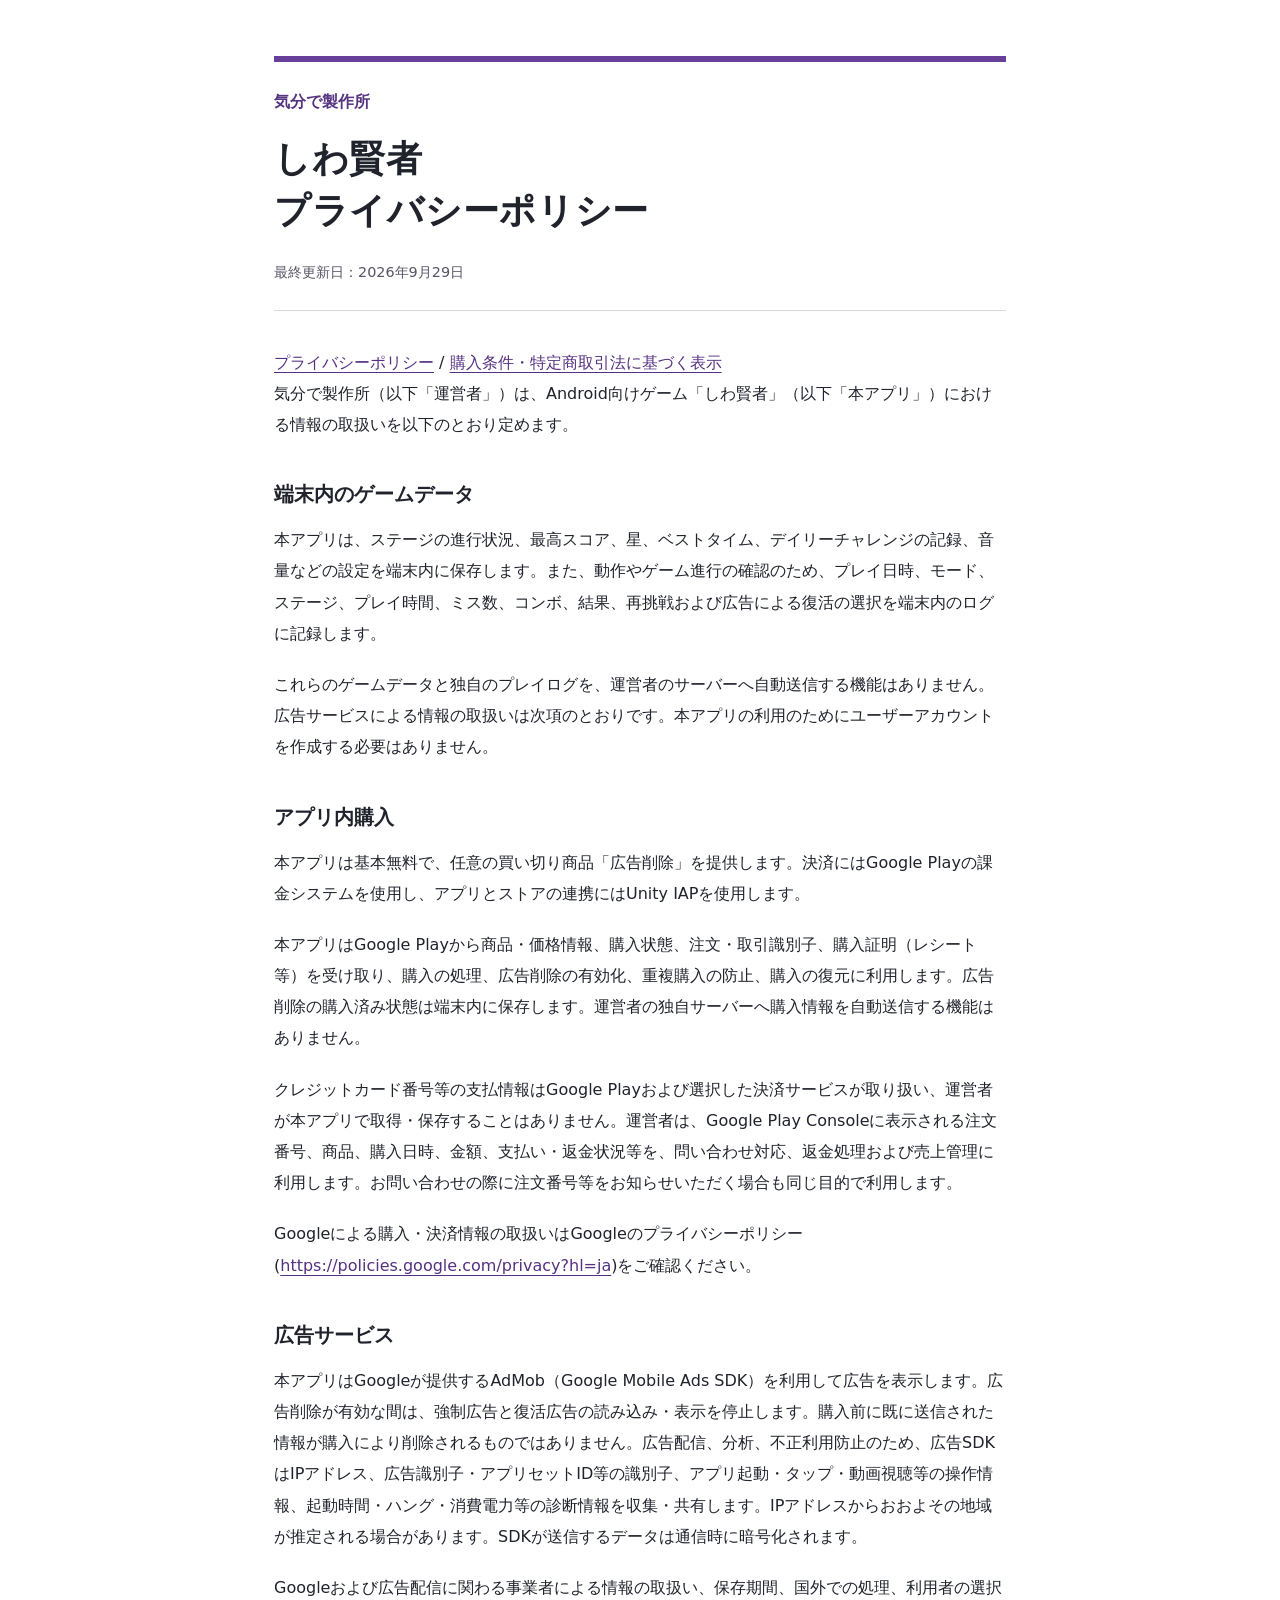
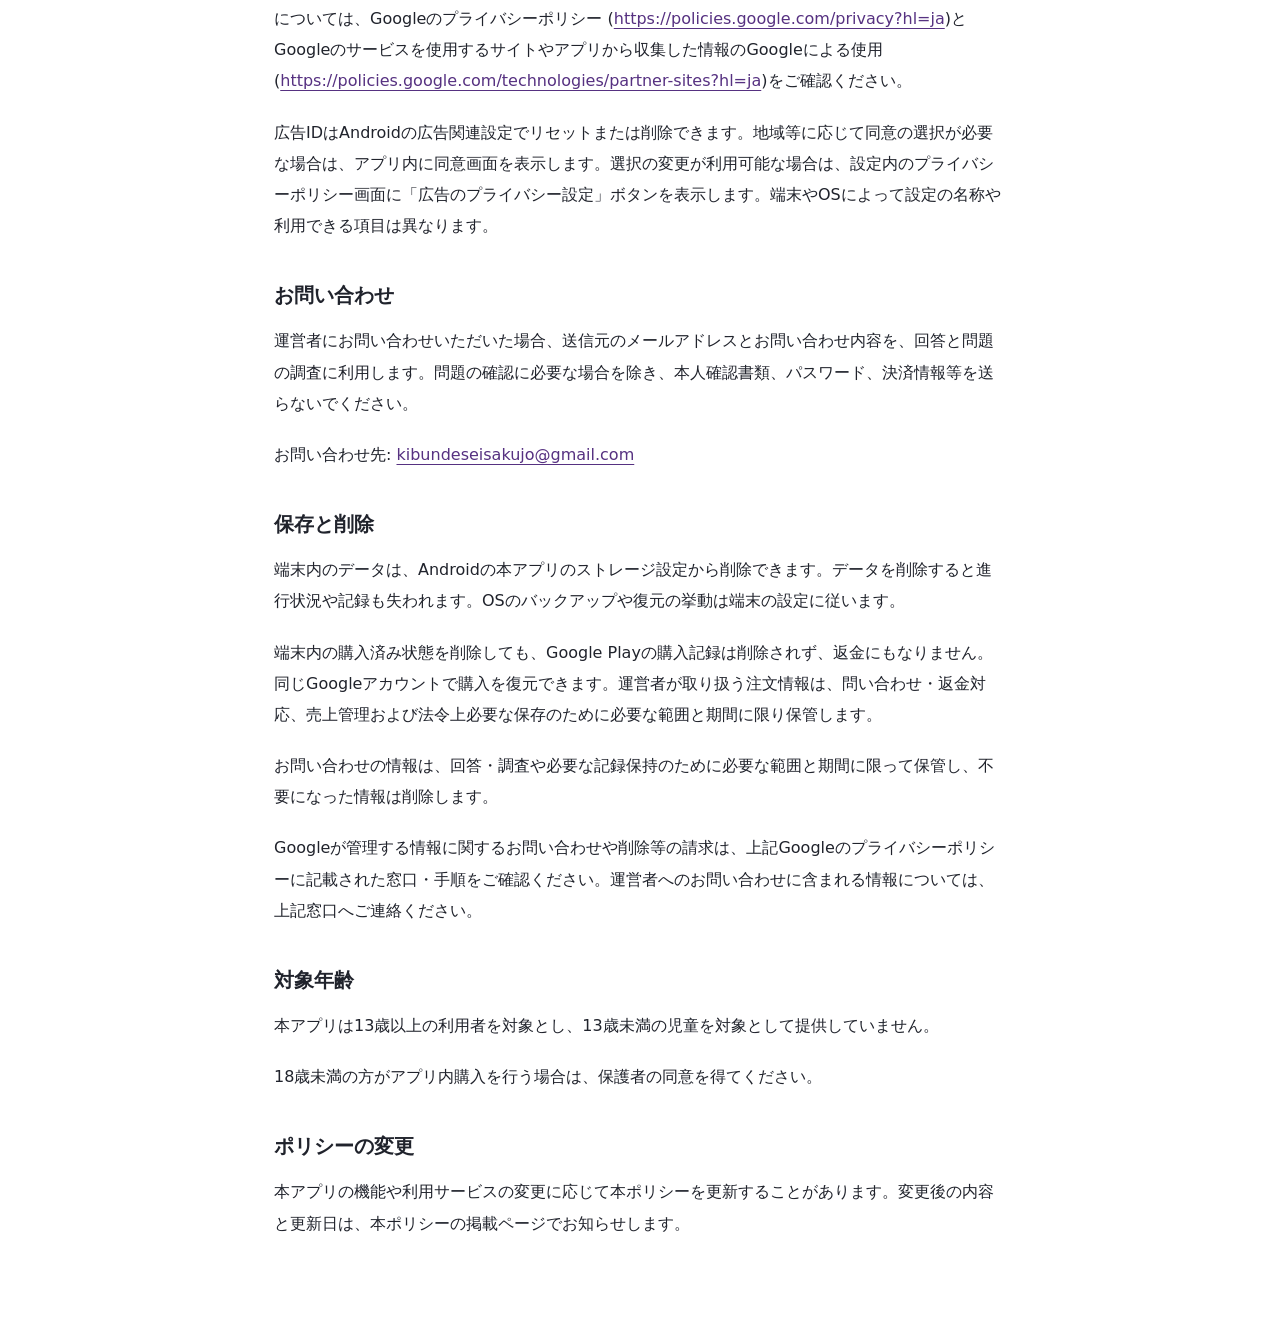
<file: index.html>
<!doctype html>
<html lang="ja">
<head><meta charset="utf-8"><meta name="viewport" content="width=device-width,initial-scale=1">
<title>しわ賢者 プライバシーポリシー | 気分で製作所</title>
<meta name="description" content="Androidゲーム「しわ賢者」のプライバシーポリシー">
<link rel="stylesheet" href="style.css"><link rel="icon" href="app-icon.png"></head>
<body><main><header><p class="publisher">気分で製作所</p><h1>しわ賢者<br>プライバシーポリシー</h1><p class="updated">最終更新日：2026年9月29日</p></header>
<nav aria-label="法定表示とポリシー"><a href="index.html">プライバシーポリシー</a> / <a href="purchase.html">購入条件・特定商取引法に基づく表示</a></nav>
<article>
<p>気分で製作所（以下「運営者」）は、Android向けゲーム「しわ賢者」（以下「本アプリ」）における情報の取扱いを以下のとおり定めます。</p>
<h2>端末内のゲームデータ</h2>
<p>本アプリは、ステージの進行状況、最高スコア、星、ベストタイム、デイリーチャレンジの記録、音量などの設定を端末内に保存します。また、動作やゲーム進行の確認のため、プレイ日時、モード、ステージ、プレイ時間、ミス数、コンボ、結果、再挑戦および広告による復活の選択を端末内のログに記録します。</p>
<p>これらのゲームデータと独自のプレイログを、運営者のサーバーへ自動送信する機能はありません。広告サービスによる情報の取扱いは次項のとおりです。本アプリの利用のためにユーザーアカウントを作成する必要はありません。</p>
<h2>アプリ内購入</h2>
<p>本アプリは基本無料で、任意の買い切り商品「広告削除」を提供します。決済にはGoogle Playの課金システムを使用し、アプリとストアの連携にはUnity IAPを使用します。</p>
<p>本アプリはGoogle Playから商品・価格情報、購入状態、注文・取引識別子、購入証明（レシート等）を受け取り、購入の処理、広告削除の有効化、重複購入の防止、購入の復元に利用します。広告削除の購入済み状態は端末内に保存します。運営者の独自サーバーへ購入情報を自動送信する機能はありません。</p>
<p>クレジットカード番号等の支払情報はGoogle Playおよび選択した決済サービスが取り扱い、運営者が本アプリで取得・保存することはありません。運営者は、Google Play Consoleに表示される注文番号、商品、購入日時、金額、支払い・返金状況等を、問い合わせ対応、返金処理および売上管理に利用します。お問い合わせの際に注文番号等をお知らせいただく場合も同じ目的で利用します。</p>
<p>Googleによる購入・決済情報の取扱いはGoogleのプライバシーポリシー (<a href="https://policies.google.com/privacy?hl=ja">https://policies.google.com/privacy?hl=ja</a>)をご確認ください。</p>
<h2>広告サービス</h2>
<p>本アプリはGoogleが提供するAdMob（Google Mobile Ads SDK）を利用して広告を表示します。広告削除が有効な間は、強制広告と復活広告の読み込み・表示を停止します。購入前に既に送信された情報が購入により削除されるものではありません。広告配信、分析、不正利用防止のため、広告SDKはIPアドレス、広告識別子・アプリセットID等の識別子、アプリ起動・タップ・動画視聴等の操作情報、起動時間・ハング・消費電力等の診断情報を収集・共有します。IPアドレスからおおよその地域が推定される場合があります。SDKが送信するデータは通信時に暗号化されます。</p>
<p>Googleおよび広告配信に関わる事業者による情報の取扱い、保存期間、国外での処理、利用者の選択については、Googleのプライバシーポリシー (<a href="https://policies.google.com/privacy?hl=ja">https://policies.google.com/privacy?hl=ja</a>)とGoogleのサービスを使用するサイトやアプリから収集した情報のGoogleによる使用 (<a href="https://policies.google.com/technologies/partner-sites?hl=ja">https://policies.google.com/technologies/partner-sites?hl=ja</a>)をご確認ください。</p>
<p>広告IDはAndroidの広告関連設定でリセットまたは削除できます。地域等に応じて同意の選択が必要な場合は、アプリ内に同意画面を表示します。選択の変更が利用可能な場合は、設定内のプライバシーポリシー画面に「広告のプライバシー設定」ボタンを表示します。端末やOSによって設定の名称や利用できる項目は異なります。</p>
<h2>お問い合わせ</h2>
<p>運営者にお問い合わせいただいた場合、送信元のメールアドレスとお問い合わせ内容を、回答と問題の調査に利用します。問題の確認に必要な場合を除き、本人確認書類、パスワード、決済情報等を送らないでください。</p>
<p>お問い合わせ先: <a href="mailto:kibundeseisakujo@gmail.com">kibundeseisakujo@gmail.com</a></p>
<h2>保存と削除</h2>
<p>端末内のデータは、Androidの本アプリのストレージ設定から削除できます。データを削除すると進行状況や記録も失われます。OSのバックアップや復元の挙動は端末の設定に従います。</p>
<p>端末内の購入済み状態を削除しても、Google Playの購入記録は削除されず、返金にもなりません。同じGoogleアカウントで購入を復元できます。運営者が取り扱う注文情報は、問い合わせ・返金対応、売上管理および法令上必要な保存のために必要な範囲と期間に限り保管します。</p>
<p>お問い合わせの情報は、回答・調査や必要な記録保持のために必要な範囲と期間に限って保管し、不要になった情報は削除します。</p>
<p>Googleが管理する情報に関するお問い合わせや削除等の請求は、上記Googleのプライバシーポリシーに記載された窓口・手順をご確認ください。運営者へのお問い合わせに含まれる情報については、上記窓口へご連絡ください。</p>
<h2>対象年齢</h2>
<p>本アプリは13歳以上の利用者を対象とし、13歳未満の児童を対象として提供していません。</p>
<p>18歳未満の方がアプリ内購入を行う場合は、保護者の同意を得てください。</p>
<h2>ポリシーの変更</h2>
<p>本アプリの機能や利用サービスの変更に応じて本ポリシーを更新することがあります。変更後の内容と更新日は、本ポリシーの掲載ページでお知らせします。</p>
</article></main></body></html>
</file>
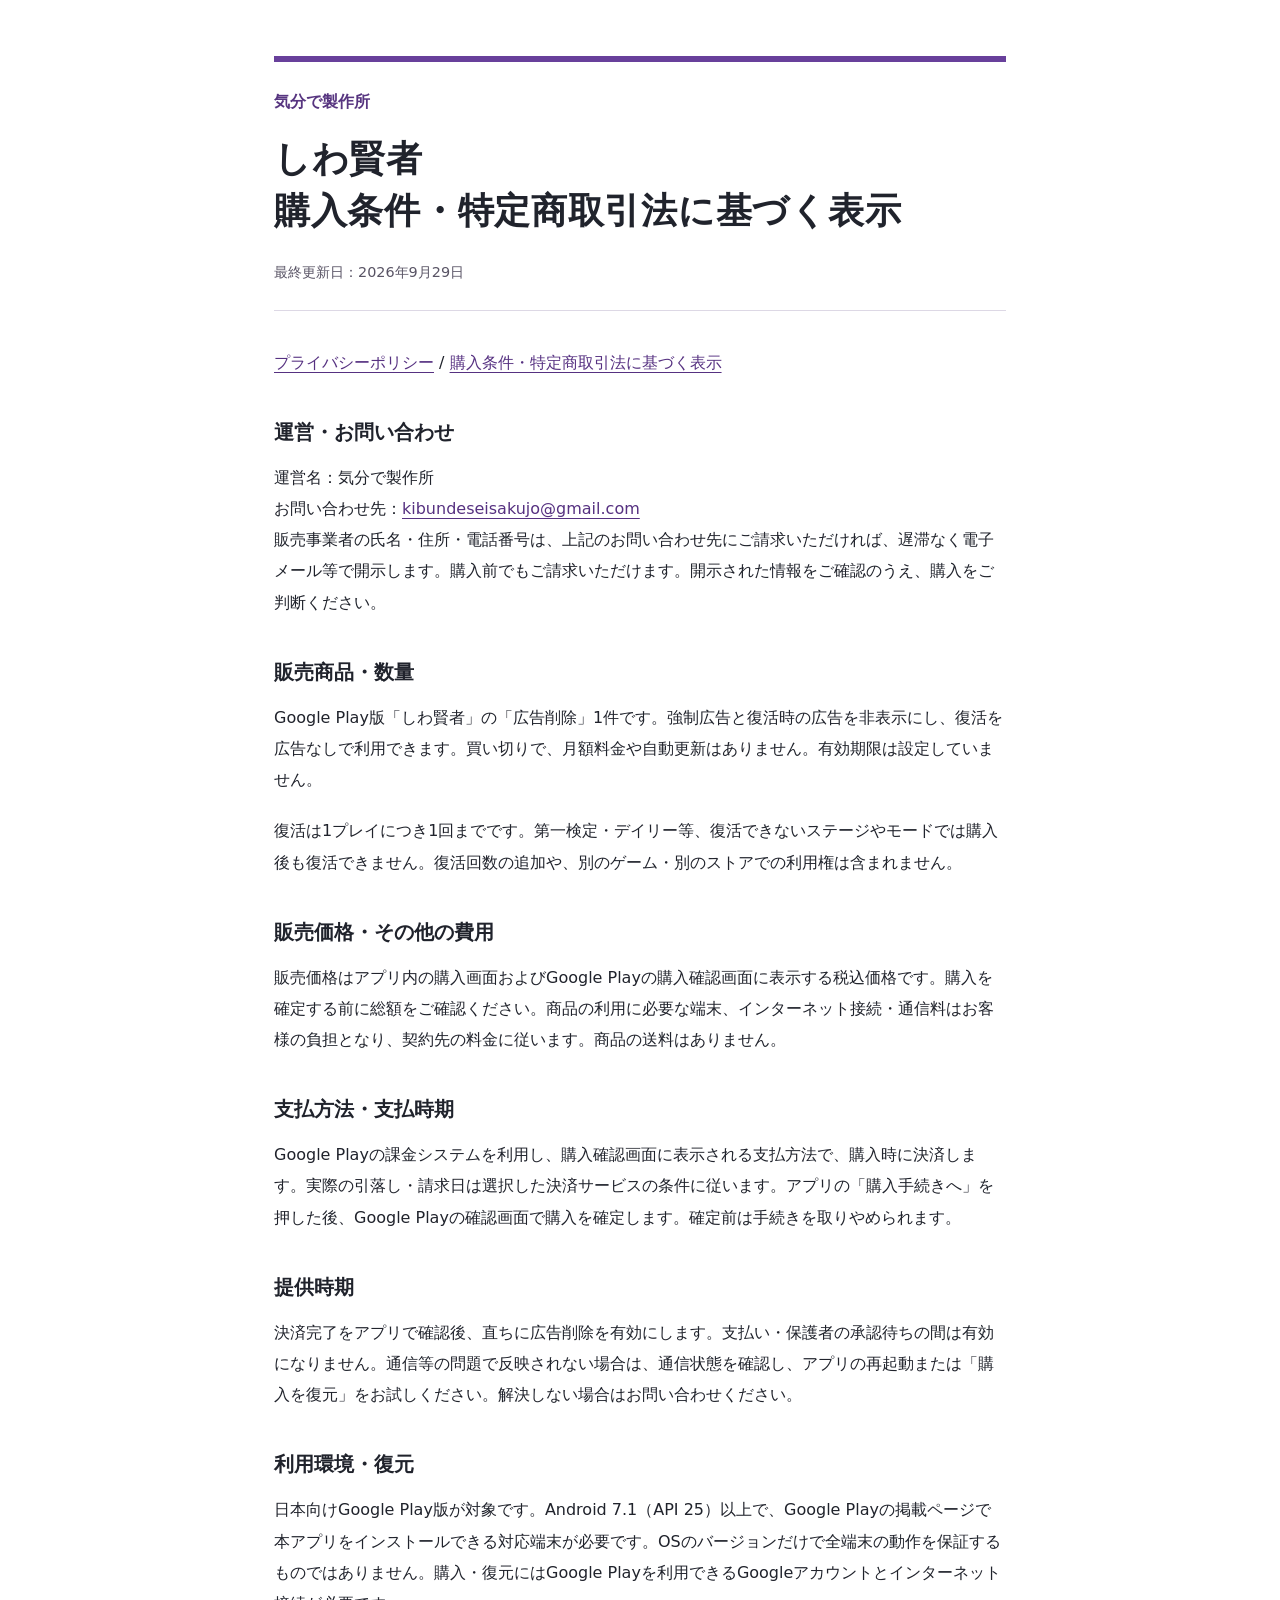
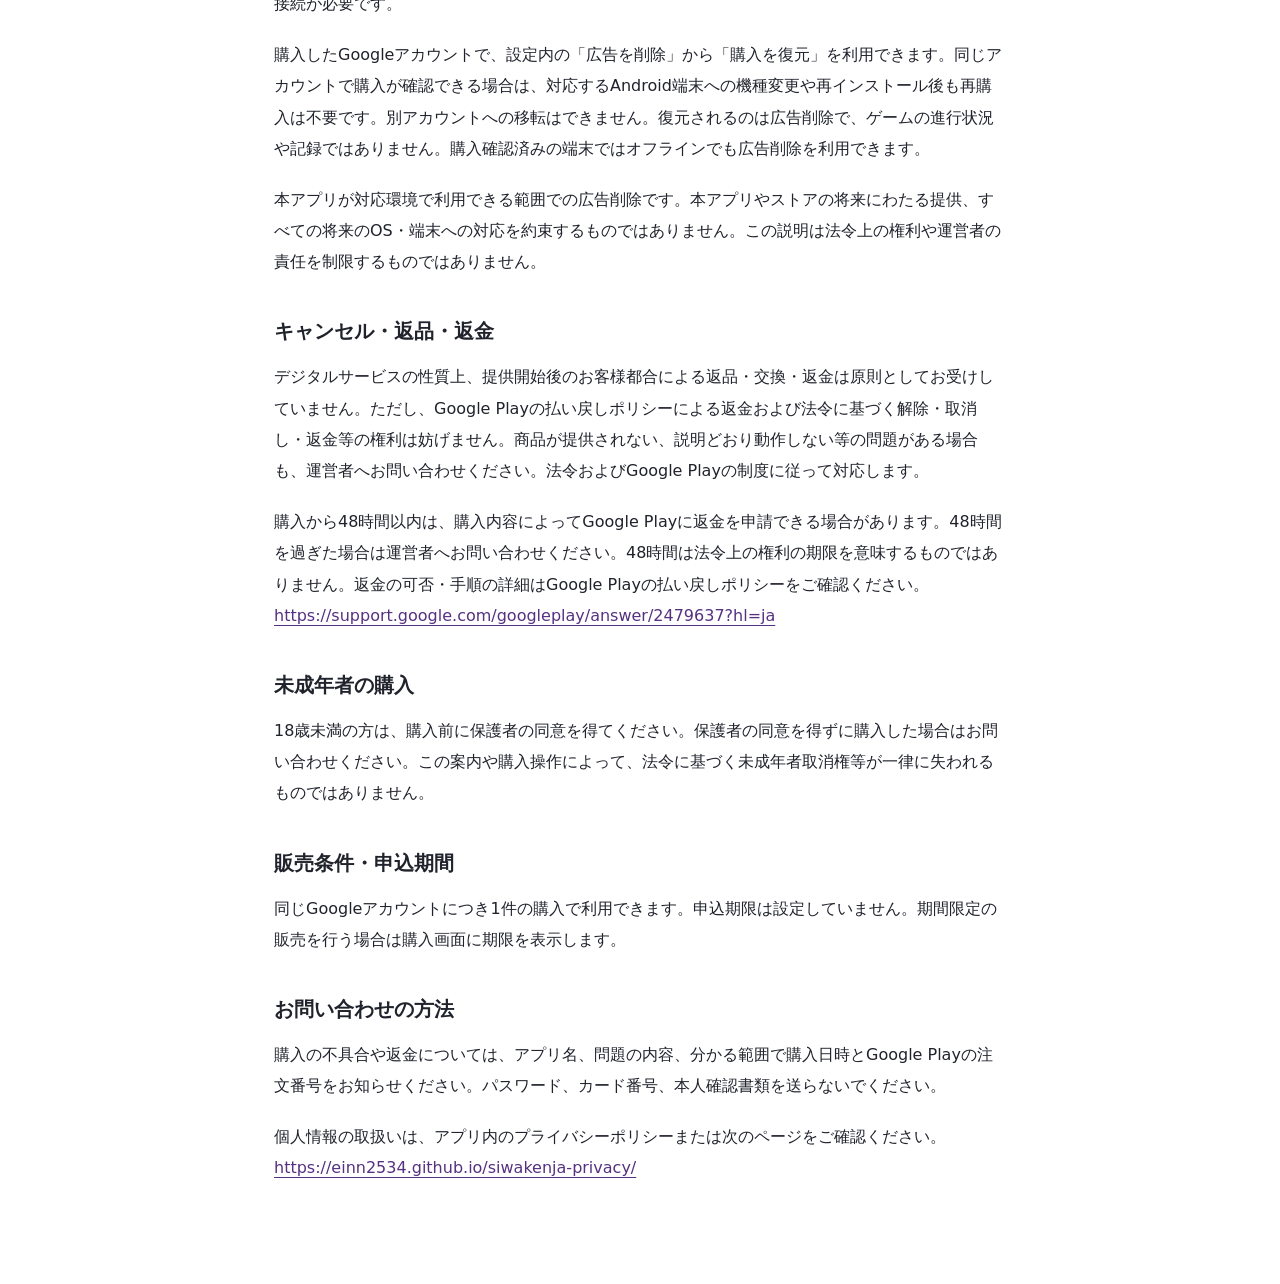
<file: purchase.html>
<!doctype html>
<html lang="ja">
<head><meta charset="utf-8"><meta name="viewport" content="width=device-width,initial-scale=1">
<title>しわ賢者 購入条件・特定商取引法に基づく表示 | 気分で製作所</title>
<meta name="description" content="Androidゲーム「しわ賢者」の購入条件・特定商取引法に基づく表示">
<link rel="stylesheet" href="style.css"><link rel="icon" href="app-icon.png"></head>
<body><main><header><p class="publisher">気分で製作所</p><h1>しわ賢者<br>購入条件・特定商取引法に基づく表示</h1><p class="updated">最終更新日：2026年9月29日</p></header>
<nav aria-label="法定表示とポリシー"><a href="index.html">プライバシーポリシー</a> / <a href="purchase.html">購入条件・特定商取引法に基づく表示</a></nav>
<article>
<h2>運営・お問い合わせ</h2>
<p>運営名：気分で製作所<br>お問い合わせ先：<a href="mailto:kibundeseisakujo@gmail.com">kibundeseisakujo@gmail.com</a><br>販売事業者の氏名・住所・電話番号は、上記のお問い合わせ先にご請求いただければ、遅滞なく電子メール等で開示します。購入前でもご請求いただけます。開示された情報をご確認のうえ、購入をご判断ください。</p>
<h2>販売商品・数量</h2>
<p>Google Play版「しわ賢者」の「広告削除」1件です。強制広告と復活時の広告を非表示にし、復活を広告なしで利用できます。買い切りで、月額料金や自動更新はありません。有効期限は設定していません。</p>
<p>復活は1プレイにつき1回までです。第一検定・デイリー等、復活できないステージやモードでは購入後も復活できません。復活回数の追加や、別のゲーム・別のストアでの利用権は含まれません。</p>
<h2>販売価格・その他の費用</h2>
<p>販売価格はアプリ内の購入画面およびGoogle Playの購入確認画面に表示する税込価格です。購入を確定する前に総額をご確認ください。商品の利用に必要な端末、インターネット接続・通信料はお客様の負担となり、契約先の料金に従います。商品の送料はありません。</p>
<h2>支払方法・支払時期</h2>
<p>Google Playの課金システムを利用し、購入確認画面に表示される支払方法で、購入時に決済します。実際の引落し・請求日は選択した決済サービスの条件に従います。アプリの「購入手続きへ」を押した後、Google Playの確認画面で購入を確定します。確定前は手続きを取りやめられます。</p>
<h2>提供時期</h2>
<p>決済完了をアプリで確認後、直ちに広告削除を有効にします。支払い・保護者の承認待ちの間は有効になりません。通信等の問題で反映されない場合は、通信状態を確認し、アプリの再起動または「購入を復元」をお試しください。解決しない場合はお問い合わせください。</p>
<h2>利用環境・復元</h2>
<p>日本向けGoogle Play版が対象です。Android 7.1（API 25）以上で、Google Playの掲載ページで本アプリをインストールできる対応端末が必要です。OSのバージョンだけで全端末の動作を保証するものではありません。購入・復元にはGoogle Playを利用できるGoogleアカウントとインターネット接続が必要です。</p>
<p>購入したGoogleアカウントで、設定内の「広告を削除」から「購入を復元」を利用できます。同じアカウントで購入が確認できる場合は、対応するAndroid端末への機種変更や再インストール後も再購入は不要です。別アカウントへの移転はできません。復元されるのは広告削除で、ゲームの進行状況や記録ではありません。購入確認済みの端末ではオフラインでも広告削除を利用できます。</p>
<p>本アプリが対応環境で利用できる範囲での広告削除です。本アプリやストアの将来にわたる提供、すべての将来のOS・端末への対応を約束するものではありません。この説明は法令上の権利や運営者の責任を制限するものではありません。</p>
<h2>キャンセル・返品・返金</h2>
<p>デジタルサービスの性質上、提供開始後のお客様都合による返品・交換・返金は原則としてお受けしていません。ただし、Google Playの払い戻しポリシーによる返金および法令に基づく解除・取消し・返金等の権利は妨げません。商品が提供されない、説明どおり動作しない等の問題がある場合も、運営者へお問い合わせください。法令およびGoogle Playの制度に従って対応します。</p>
<p>購入から48時間以内は、購入内容によってGoogle Playに返金を申請できる場合があります。48時間を過ぎた場合は運営者へお問い合わせください。48時間は法令上の権利の期限を意味するものではありません。返金の可否・手順の詳細はGoogle Playの払い戻しポリシーをご確認ください。<br><a href="https://support.google.com/googleplay/answer/2479637?hl=ja">https://support.google.com/googleplay/answer/2479637?hl=ja</a></p>
<h2>未成年者の購入</h2>
<p>18歳未満の方は、購入前に保護者の同意を得てください。保護者の同意を得ずに購入した場合はお問い合わせください。この案内や購入操作によって、法令に基づく未成年者取消権等が一律に失われるものではありません。</p>
<h2>販売条件・申込期間</h2>
<p>同じGoogleアカウントにつき1件の購入で利用できます。申込期限は設定していません。期間限定の販売を行う場合は購入画面に期限を表示します。</p>
<h2>お問い合わせの方法</h2>
<p>購入の不具合や返金については、アプリ名、問題の内容、分かる範囲で購入日時とGoogle Playの注文番号をお知らせください。パスワード、カード番号、本人確認書類を送らないでください。</p>
<p>個人情報の取扱いは、アプリ内のプライバシーポリシーまたは次のページをご確認ください。<br><a href="https://einn2534.github.io/siwakenja-privacy/">https://einn2534.github.io/siwakenja-privacy/</a></p>
</article></main></body></html>
</file>
<file: style.css>
*{box-sizing:border-box}html{color-scheme:light}body{margin:0;background:#fff;color:#20232c;font-family:system-ui,-apple-system,"Yu Gothic",Meiryo,sans-serif;font-size:1rem;line-height:1.95}main{max-width:780px;margin:0 auto;padding:56px 24px 80px}header{border-top:6px solid #68409b;border-bottom:1px solid #ddd8e5;padding:24px 0;margin-bottom:36px}.publisher{color:#573580;font-weight:700;margin:0 0 16px}h1{font-size:clamp(1.6rem,5vw,2.25rem);line-height:1.45;margin:0 0 20px;letter-spacing:.02em}.updated{color:#595465;font-size:.9rem;margin:0}h2{font-size:1.25rem;line-height:1.6;margin:38px 0 14px}p{margin:0 0 20px;overflow-wrap:anywhere}a{color:#563181;text-underline-offset:4px}a:hover{color:#29113e}a:focus-visible{outline:3px solid #835bb6;outline-offset:4px}@media(max-width:480px){main{padding:28px 20px 56px}}
</file>
